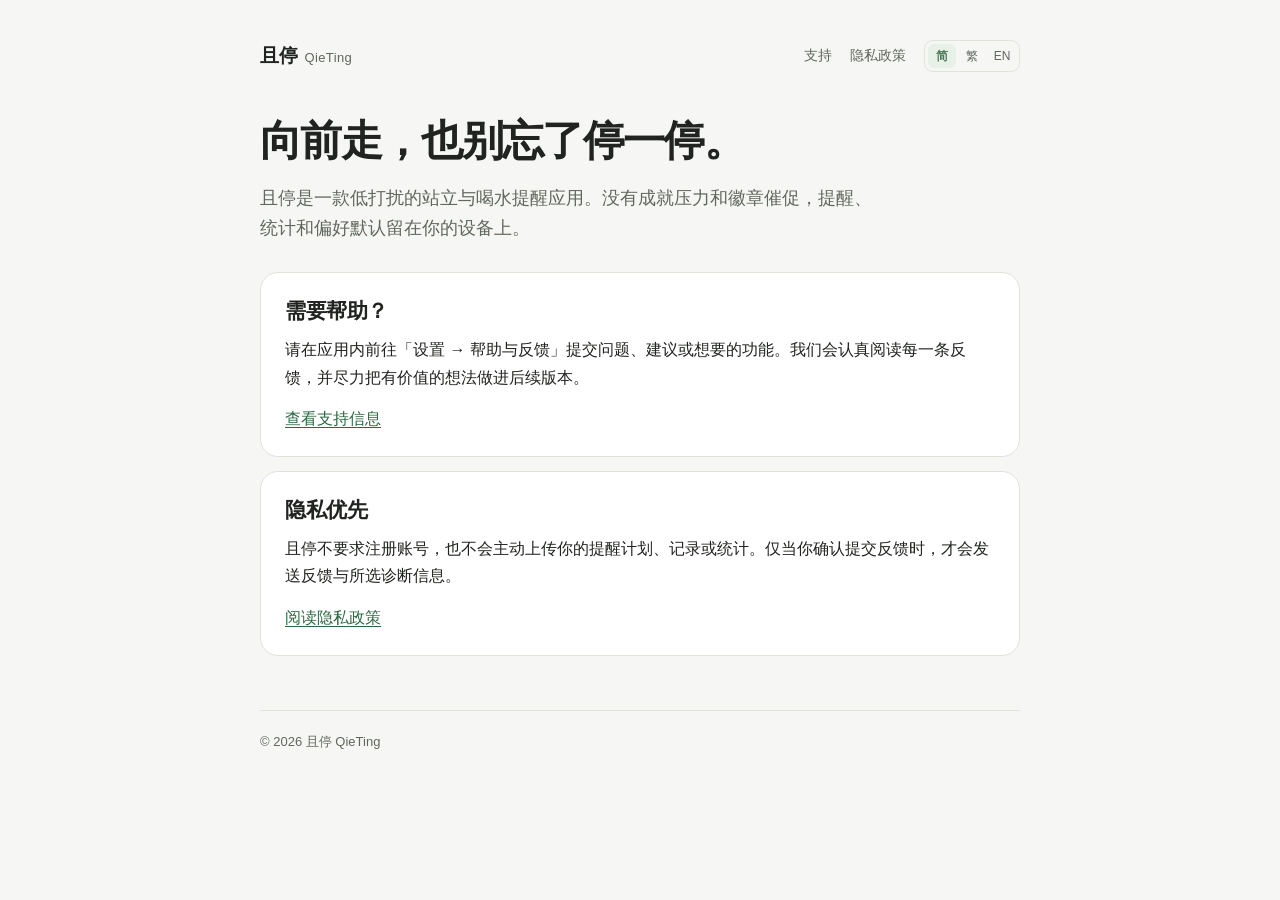
<file: index.html>
<!doctype html>
<html lang="zh-CN">
  <head>
    <meta charset="utf-8">
    <meta name="viewport" content="width=device-width, initial-scale=1">
    <meta name="description" content="且停的支持信息与隐私政策。">
    <title>且停</title>
    <link rel="stylesheet" href="https://sapphirezzz.github.io/qieting-support/assets/styles.css">
  </head>
  <body>
    <main class="page">
      <header class="site-header">
        <a class="brand" href="https://sapphirezzz.github.io/qieting-support/" data-preserve-language>且停 <small>QieTing</small></a>
        <div class="header-actions">
          <nav class="nav" data-i18n-aria-label="navigation" aria-label="页面导航">
            <a href="https://sapphirezzz.github.io/qieting-support/support/" data-preserve-language data-i18n="support">支持</a>
            <a href="https://sapphirezzz.github.io/qieting-support/privacy/" data-preserve-language data-i18n="privacy">隐私政策</a>
          </nav>
          <nav class="language-switcher" aria-label="Language">
            <a href="?lang=zh-Hans" data-language-link="zh-Hans">简</a>
            <a href="?lang=zh-Hant" data-language-link="zh-Hant">繁</a>
            <a href="?lang=en" data-language-link="en">EN</a>
          </nav>
        </div>
      </header>

      <h1>
        <span data-language="zh-Hans">向前走，也别忘了停一停。</span>
        <span data-language="zh-Hant" hidden>向前走，也別忘了停一停。</span>
        <span data-language="en" hidden>Keep moving forward, but don't forget to savor the moment in life.</span>
      </h1>
      <p class="lead">
        <span data-language="zh-Hans">且停是一款低打扰的站立与喝水提醒应用。没有成就压力和徽章催促，提醒、统计和偏好默认留在你的设备上。</span>
        <span data-language="zh-Hant" hidden>且停是一款低打擾的站立與喝水提醒 App。沒有成就壓力和徽章催促，提醒、統計和偏好預設留在你的裝置上。</span>
        <span data-language="en" hidden>QieTing is a gentle app for standing and hydration reminders. Without pressure from streaks or badges, your reminders, statistics, and preferences stay on your device by default.</span>
      </p>

      <section class="card">
        <h2>
          <span data-language="zh-Hans">需要帮助？</span>
          <span data-language="zh-Hant" hidden>需要幫忙？</span>
          <span data-language="en" hidden>Need help?</span>
        </h2>
        <p>
          <span data-language="zh-Hans">请在应用内前往「设置 → 帮助与反馈」提交问题、建议或想要的功能。我们会认真阅读每一条反馈，并尽力把有价值的想法做进后续版本。</span>
          <span data-language="zh-Hant" hidden>請在 App 內前往「設定 → 幫助與回饋」提交問題、建議或想要的功能。我們會認真閱讀每一則回饋，並盡力將有價值的想法做進後續版本。</span>
          <span data-language="en" hidden>In the app, go to Settings → Help &amp; Feedback to send a question, suggestion, or feature request. We read every submission carefully and will bring worthwhile ideas into future releases.</span>
        </p>
        <p><a href="https://sapphirezzz.github.io/qieting-support/support/" data-preserve-language><span data-language="zh-Hans">查看支持信息</span><span data-language="zh-Hant" hidden>查看支援資訊</span><span data-language="en" hidden>View support information</span></a></p>
      </section>

      <section class="card">
        <h2>
          <span data-language="zh-Hans">隐私优先</span>
          <span data-language="zh-Hant" hidden>隱私優先</span>
          <span data-language="en" hidden>Privacy first</span>
        </h2>
        <p>
          <span data-language="zh-Hans">且停不要求注册账号，也不会主动上传你的提醒计划、记录或统计。仅当你确认提交反馈时，才会发送反馈与所选诊断信息。</span>
          <span data-language="zh-Hant" hidden>且停不要求註冊帳號，也不會主動上傳你的提醒計劃、記錄或統計。僅當你確認提交回饋時，才會傳送回饋與所選診斷資訊。</span>
          <span data-language="en" hidden>QieTing does not require an account and does not proactively upload your reminder plans, logs, or statistics. Feedback and diagnostic information you select are sent only after you confirm submission.</span>
        </p>
        <p><a href="https://sapphirezzz.github.io/qieting-support/privacy/" data-preserve-language><span data-language="zh-Hans">阅读隐私政策</span><span data-language="zh-Hant" hidden>閱讀隱私權政策</span><span data-language="en" hidden>Read the Privacy Policy</span></a></p>
      </section>

      <footer class="footer">© 2026 且停 QieTing</footer>
    </main>
    <script src="https://sapphirezzz.github.io/qieting-support/assets/language.js"></script>
  </body>
</html>
</file>
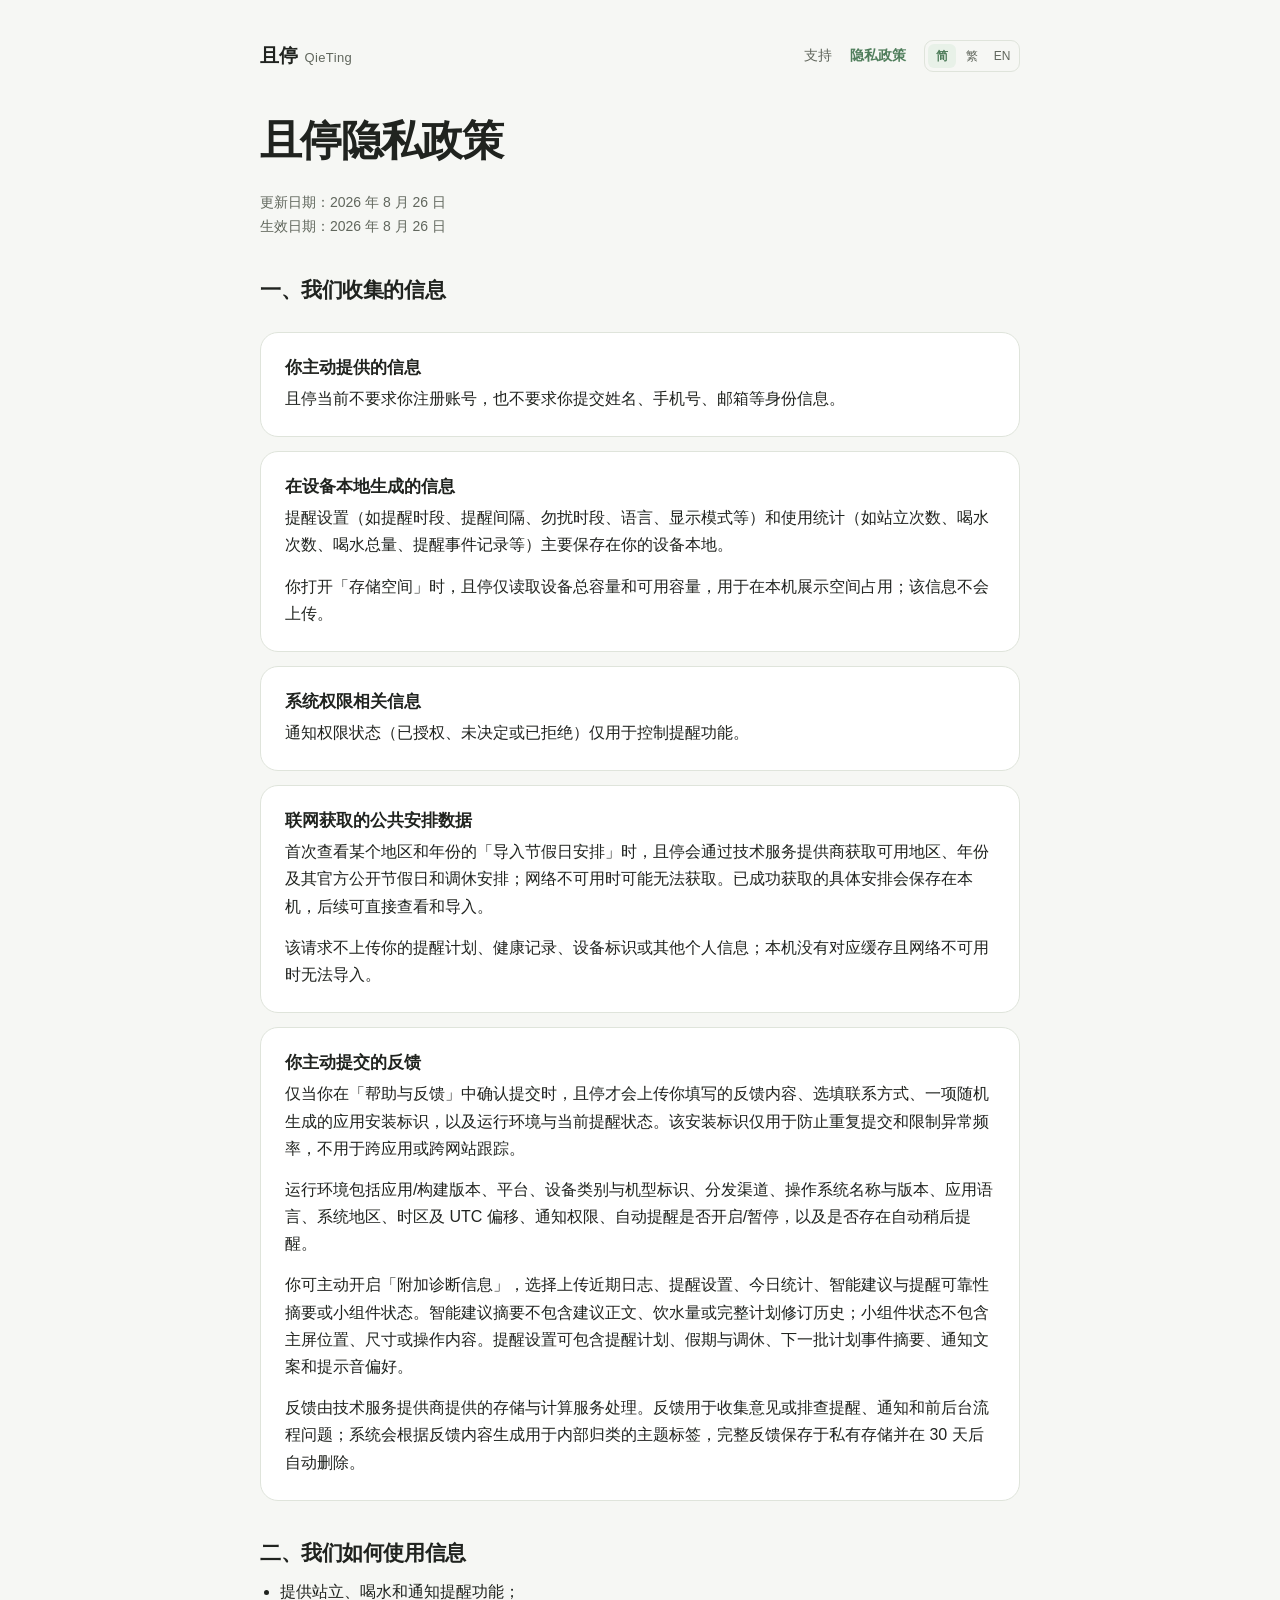
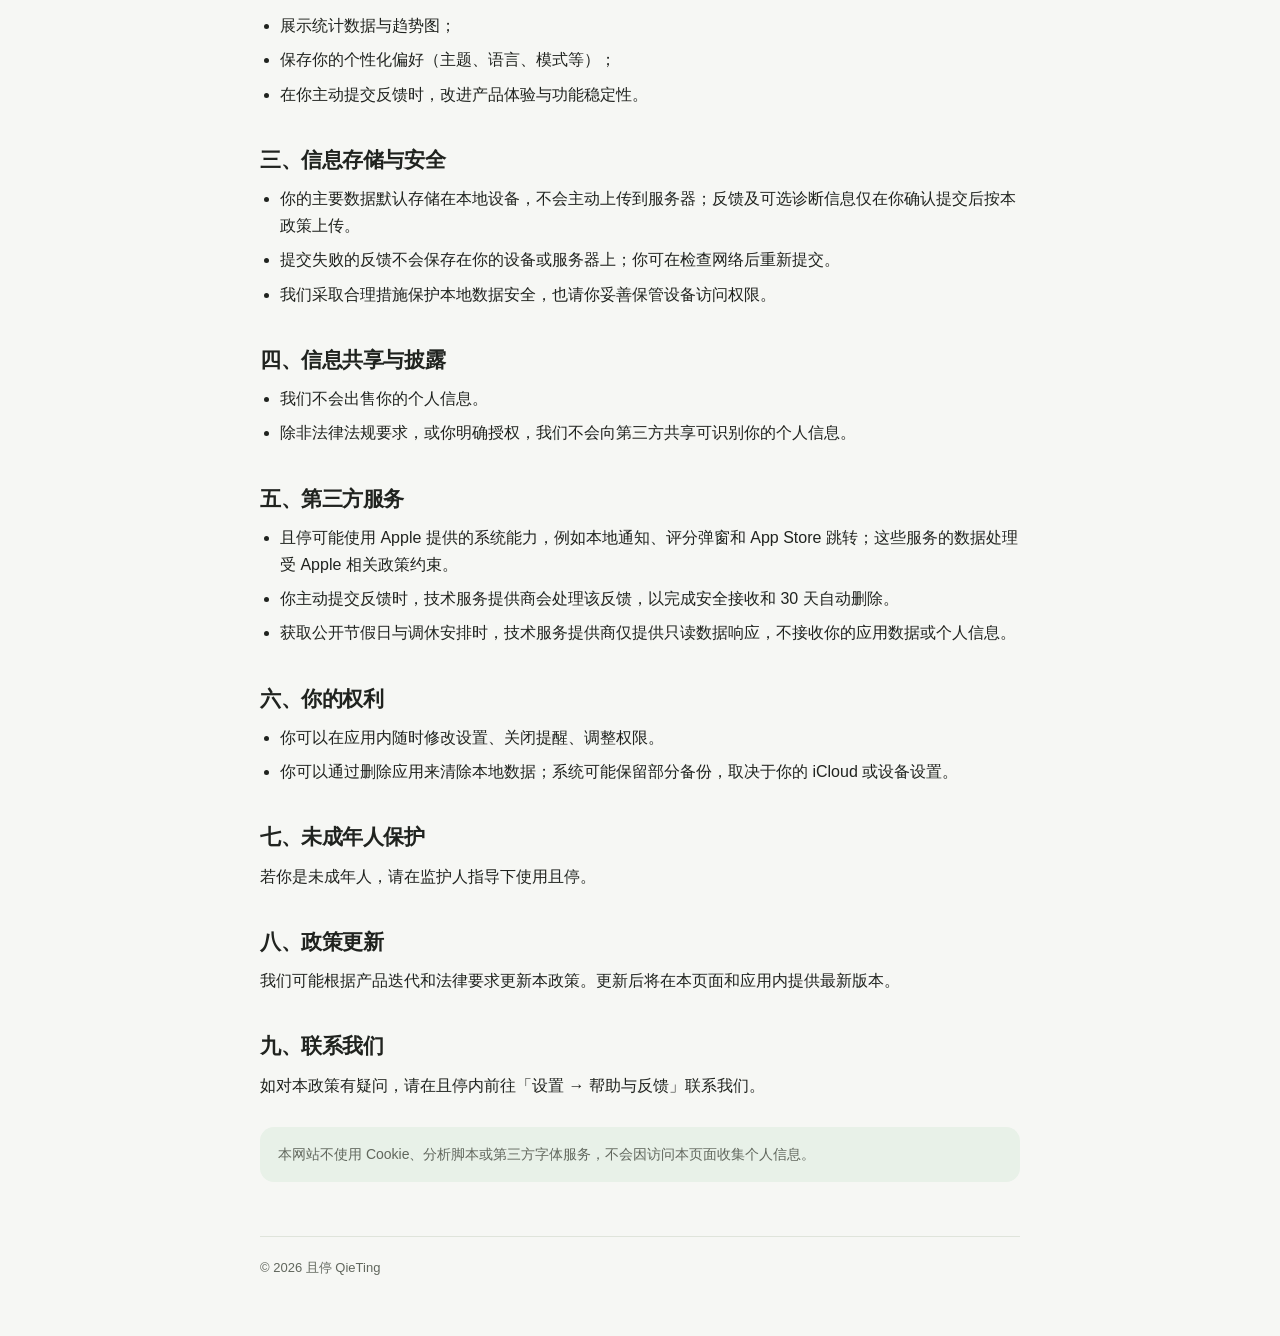
<file: privacy/index.html>
<!doctype html>
<html lang="zh-CN">
  <head>
    <meta charset="utf-8">
    <meta name="viewport" content="width=device-width, initial-scale=1">
    <meta name="description" content="且停隐私政策。">
    <title>隐私政策｜且停</title>
    <link rel="stylesheet" href="https://sapphirezzz.github.io/qieting-support/assets/styles.css">
  </head>
  <body>
    <main class="page">
      <header class="site-header">
        <a class="brand" href="https://sapphirezzz.github.io/qieting-support/" data-preserve-language>且停 <small>QieTing</small></a>
        <div class="header-actions">
          <nav class="nav" data-i18n-aria-label="navigation" aria-label="页面导航">
            <a href="https://sapphirezzz.github.io/qieting-support/support/" data-preserve-language data-i18n="support">支持</a>
            <a href="https://sapphirezzz.github.io/qieting-support/privacy/" data-preserve-language aria-current="page" data-i18n="privacy">隐私政策</a>
          </nav>
          <nav class="language-switcher" aria-label="Language">
            <a href="?lang=zh-Hans" data-language-link="zh-Hans">简</a>
            <a href="?lang=zh-Hant" data-language-link="zh-Hant">繁</a>
            <a href="?lang=en" data-language-link="en">EN</a>
          </nav>
        </div>
      </header>

      <h1>且停隐私政策</h1>
      <p class="meta">更新日期：2026 年 8 月 26 日<br>生效日期：2026 年 8 月 26 日</p>

      <section>
        <h2>一、我们收集的信息</h2>
        <div class="card">
          <h3>你主动提供的信息</h3>
          <p>且停当前不要求你注册账号，也不要求你提交姓名、手机号、邮箱等身份信息。</p>
        </div>
        <div class="card">
          <h3>在设备本地生成的信息</h3>
          <p>提醒设置（如提醒时段、提醒间隔、勿扰时段、语言、显示模式等）和使用统计（如站立次数、喝水次数、喝水总量、提醒事件记录等）主要保存在你的设备本地。</p>
          <p>你打开「存储空间」时，且停仅读取设备总容量和可用容量，用于在本机展示空间占用；该信息不会上传。</p>
        </div>
        <div class="card">
          <h3>系统权限相关信息</h3>
          <p>通知权限状态（已授权、未决定或已拒绝）仅用于控制提醒功能。</p>
        </div>
        <div class="card">
          <h3>联网获取的公共安排数据</h3>
          <p>首次查看某个地区和年份的「导入节假日安排」时，且停会通过技术服务提供商获取可用地区、年份及其官方公开节假日和调休安排；网络不可用时可能无法获取。已成功获取的具体安排会保存在本机，后续可直接查看和导入。</p>
          <p>该请求不上传你的提醒计划、健康记录、设备标识或其他个人信息；本机没有对应缓存且网络不可用时无法导入。</p>
        </div>
        <div class="card">
          <h3>你主动提交的反馈</h3>
          <p>仅当你在「帮助与反馈」中确认提交时，且停才会上传你填写的反馈内容、选填联系方式、一项随机生成的应用安装标识，以及运行环境与当前提醒状态。该安装标识仅用于防止重复提交和限制异常频率，不用于跨应用或跨网站跟踪。</p>
          <p>运行环境包括应用/构建版本、平台、设备类别与机型标识、分发渠道、操作系统名称与版本、应用语言、系统地区、时区及 UTC 偏移、通知权限、自动提醒是否开启/暂停，以及是否存在自动稍后提醒。</p>
          <p>你可主动开启「附加诊断信息」，选择上传近期日志、提醒设置、今日统计、智能建议与提醒可靠性摘要或小组件状态。智能建议摘要不包含建议正文、饮水量或完整计划修订历史；小组件状态不包含主屏位置、尺寸或操作内容。提醒设置可包含提醒计划、假期与调休、下一批计划事件摘要、通知文案和提示音偏好。</p>
          <p>反馈由技术服务提供商提供的存储与计算服务处理。反馈用于收集意见或排查提醒、通知和前后台流程问题；系统会根据反馈内容生成用于内部归类的主题标签，完整反馈保存于私有存储并在 30 天后自动删除。</p>
        </div>
      </section>

      <section>
        <h2>二、我们如何使用信息</h2>
        <ul>
          <li>提供站立、喝水和通知提醒功能；</li>
          <li>展示统计数据与趋势图；</li>
          <li>保存你的个性化偏好（主题、语言、模式等）；</li>
          <li>在你主动提交反馈时，改进产品体验与功能稳定性。</li>
        </ul>
      </section>

      <section>
        <h2>三、信息存储与安全</h2>
        <ul>
          <li>你的主要数据默认存储在本地设备，不会主动上传到服务器；反馈及可选诊断信息仅在你确认提交后按本政策上传。</li>
          <li>提交失败的反馈不会保存在你的设备或服务器上；你可在检查网络后重新提交。</li>
          <li>我们采取合理措施保护本地数据安全，也请你妥善保管设备访问权限。</li>
        </ul>
      </section>

      <section>
        <h2>四、信息共享与披露</h2>
        <ul>
          <li>我们不会出售你的个人信息。</li>
          <li>除非法律法规要求，或你明确授权，我们不会向第三方共享可识别你的个人信息。</li>
        </ul>
      </section>

      <section>
        <h2>五、第三方服务</h2>
        <ul>
          <li>且停可能使用 Apple 提供的系统能力，例如本地通知、评分弹窗和 App Store 跳转；这些服务的数据处理受 Apple 相关政策约束。</li>
          <li>你主动提交反馈时，技术服务提供商会处理该反馈，以完成安全接收和 30 天自动删除。</li>
          <li>获取公开节假日与调休安排时，技术服务提供商仅提供只读数据响应，不接收你的应用数据或个人信息。</li>
        </ul>
      </section>

      <section>
        <h2>六、你的权利</h2>
        <ul>
          <li>你可以在应用内随时修改设置、关闭提醒、调整权限。</li>
          <li>你可以通过删除应用来清除本地数据；系统可能保留部分备份，取决于你的 iCloud 或设备设置。</li>
        </ul>
      </section>

      <section>
        <h2>七、未成年人保护</h2>
        <p>若你是未成年人，请在监护人指导下使用且停。</p>
      </section>

      <section>
        <h2>八、政策更新</h2>
        <p>我们可能根据产品迭代和法律要求更新本政策。更新后将在本页面和应用内提供最新版本。</p>
      </section>

      <section>
        <h2>九、联系我们</h2>
        <p>如对本政策有疑问，请在且停内前往「设置 → 帮助与反馈」联系我们。</p>
      </section>

      <aside class="note">本网站不使用 Cookie、分析脚本或第三方字体服务，不会因访问本页面收集个人信息。</aside>
      <footer class="footer">© 2026 且停 QieTing</footer>
    </main>
    <script src="https://sapphirezzz.github.io/qieting-support/assets/translations.js"></script>
    <script src="https://sapphirezzz.github.io/qieting-support/assets/language.js"></script>
  </body>
</html>
</file>
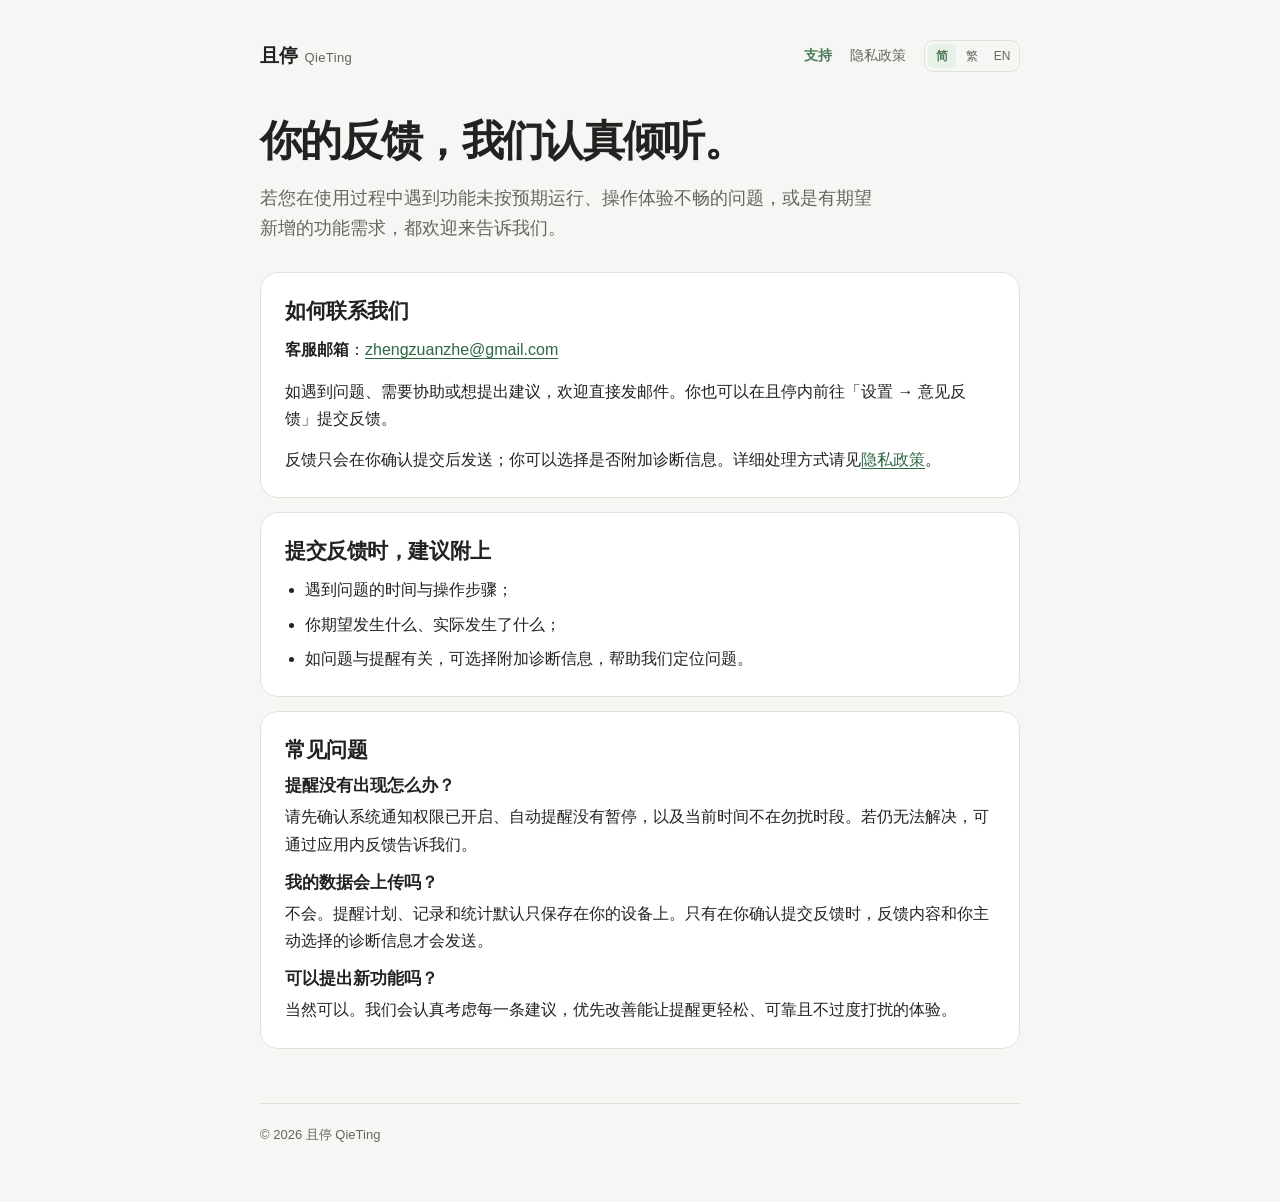
<file: support/index.html>
<!doctype html>
<html lang="zh-CN">
  <head>
    <meta charset="utf-8">
    <meta name="viewport" content="width=device-width, initial-scale=1">
    <meta name="description" content="且停的支持信息与反馈方式。">
    <title>支持｜且停</title>
    <link rel="stylesheet" href="https://sapphirezzz.github.io/qieting-support/assets/styles.css">
  </head>
  <body>
    <main class="page">
      <header class="site-header">
        <a class="brand" href="https://sapphirezzz.github.io/qieting-support/" data-preserve-language>且停 <small>QieTing</small></a>
        <div class="header-actions">
          <nav class="nav" data-i18n-aria-label="navigation" aria-label="页面导航">
            <a href="https://sapphirezzz.github.io/qieting-support/support/" data-preserve-language aria-current="page" data-i18n="support">支持</a>
            <a href="https://sapphirezzz.github.io/qieting-support/privacy/" data-preserve-language data-i18n="privacy">隐私政策</a>
          </nav>
          <nav class="language-switcher" aria-label="Language">
            <a href="?lang=zh-Hans" data-language-link="zh-Hans">简</a>
            <a href="?lang=zh-Hant" data-language-link="zh-Hant">繁</a>
            <a href="?lang=en" data-language-link="en">EN</a>
          </nav>
        </div>
      </header>

      <h1>你的反馈，我们认真倾听。</h1>
      <p class="lead">若您在使用过程中遇到功能未按预期运行、操作体验不畅的问题，或是有期望新增的功能需求，都欢迎来告诉我们。</p>

      <section class="card">
        <h2>如何联系我们</h2>
        <p><strong data-i18n="supportEmail">客服邮箱</strong>：<a href="mailto:zhengzuanzhe@gmail.com">zhengzuanzhe@gmail.com</a></p>
        <p>如遇到问题、需要协助或想提出建议，欢迎直接发邮件。你也可以在且停内前往「设置 → 意见反馈」提交反馈。</p>
        <p class="feedback-privacy">反馈只会在你确认提交后发送；你可以选择是否附加诊断信息。详细处理方式请见<a href="https://sapphirezzz.github.io/qieting-support/privacy/">隐私政策</a>。</p>
      </section>

      <section class="card">
        <h2>提交反馈时，建议附上</h2>
        <ul>
          <li>遇到问题的时间与操作步骤；</li>
          <li>你期望发生什么、实际发生了什么；</li>
          <li>如问题与提醒有关，可选择附加诊断信息，帮助我们定位问题。</li>
        </ul>
      </section>

      <section class="card">
        <h2>常见问题</h2>
        <h3>提醒没有出现怎么办？</h3>
        <p>请先确认系统通知权限已开启、自动提醒没有暂停，以及当前时间不在勿扰时段。若仍无法解决，可通过应用内反馈告诉我们。</p>
        <h3>我的数据会上传吗？</h3>
        <p>不会。提醒计划、记录和统计默认只保存在你的设备上。只有在你确认提交反馈时，反馈内容和你主动选择的诊断信息才会发送。</p>
        <h3>可以提出新功能吗？</h3>
        <p>当然可以。我们会认真考虑每一条建议，优先改善能让提醒更轻松、可靠且不过度打扰的体验。</p>
      </section>

      <footer class="footer">© 2026 且停 QieTing</footer>
    </main>
    <script src="https://sapphirezzz.github.io/qieting-support/assets/translations.js?v=20261110"></script>
    <script src="https://sapphirezzz.github.io/qieting-support/assets/language.js?v=20261110"></script>
  </body>
</html>
</file>
